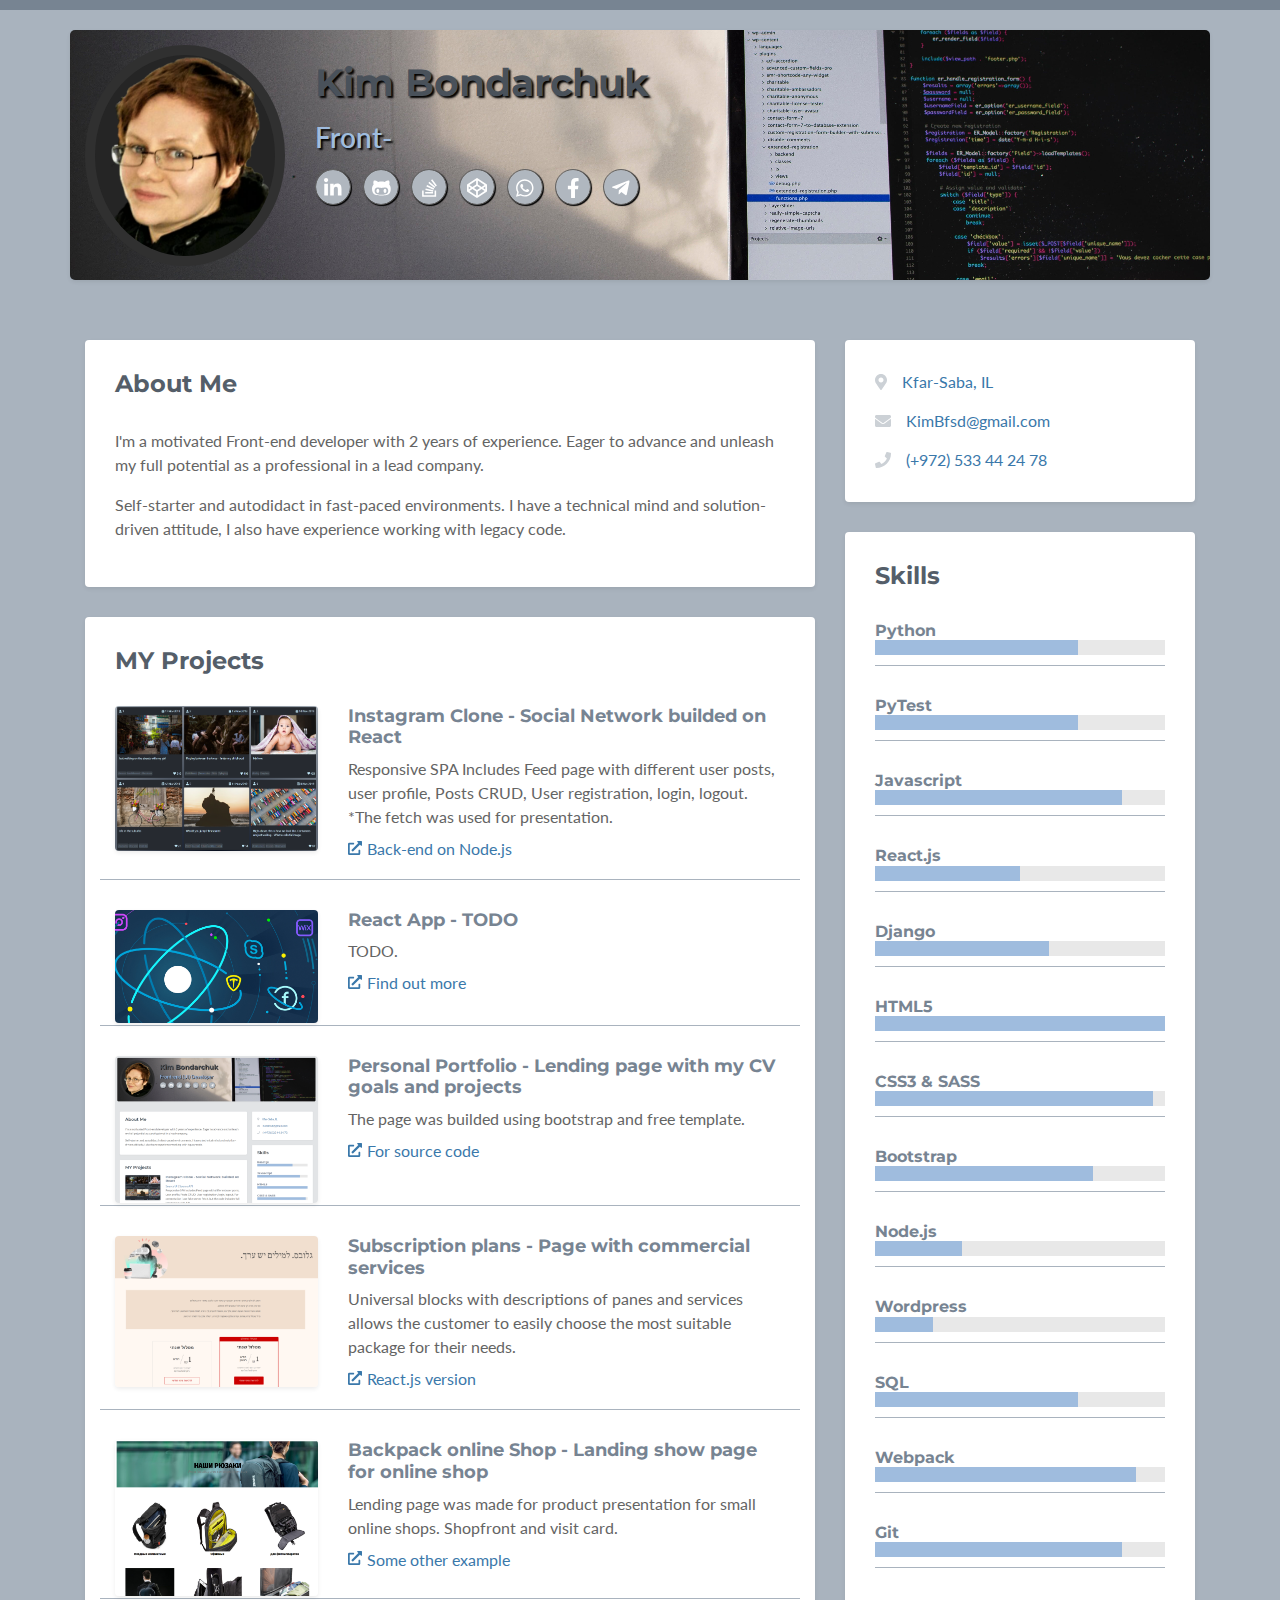
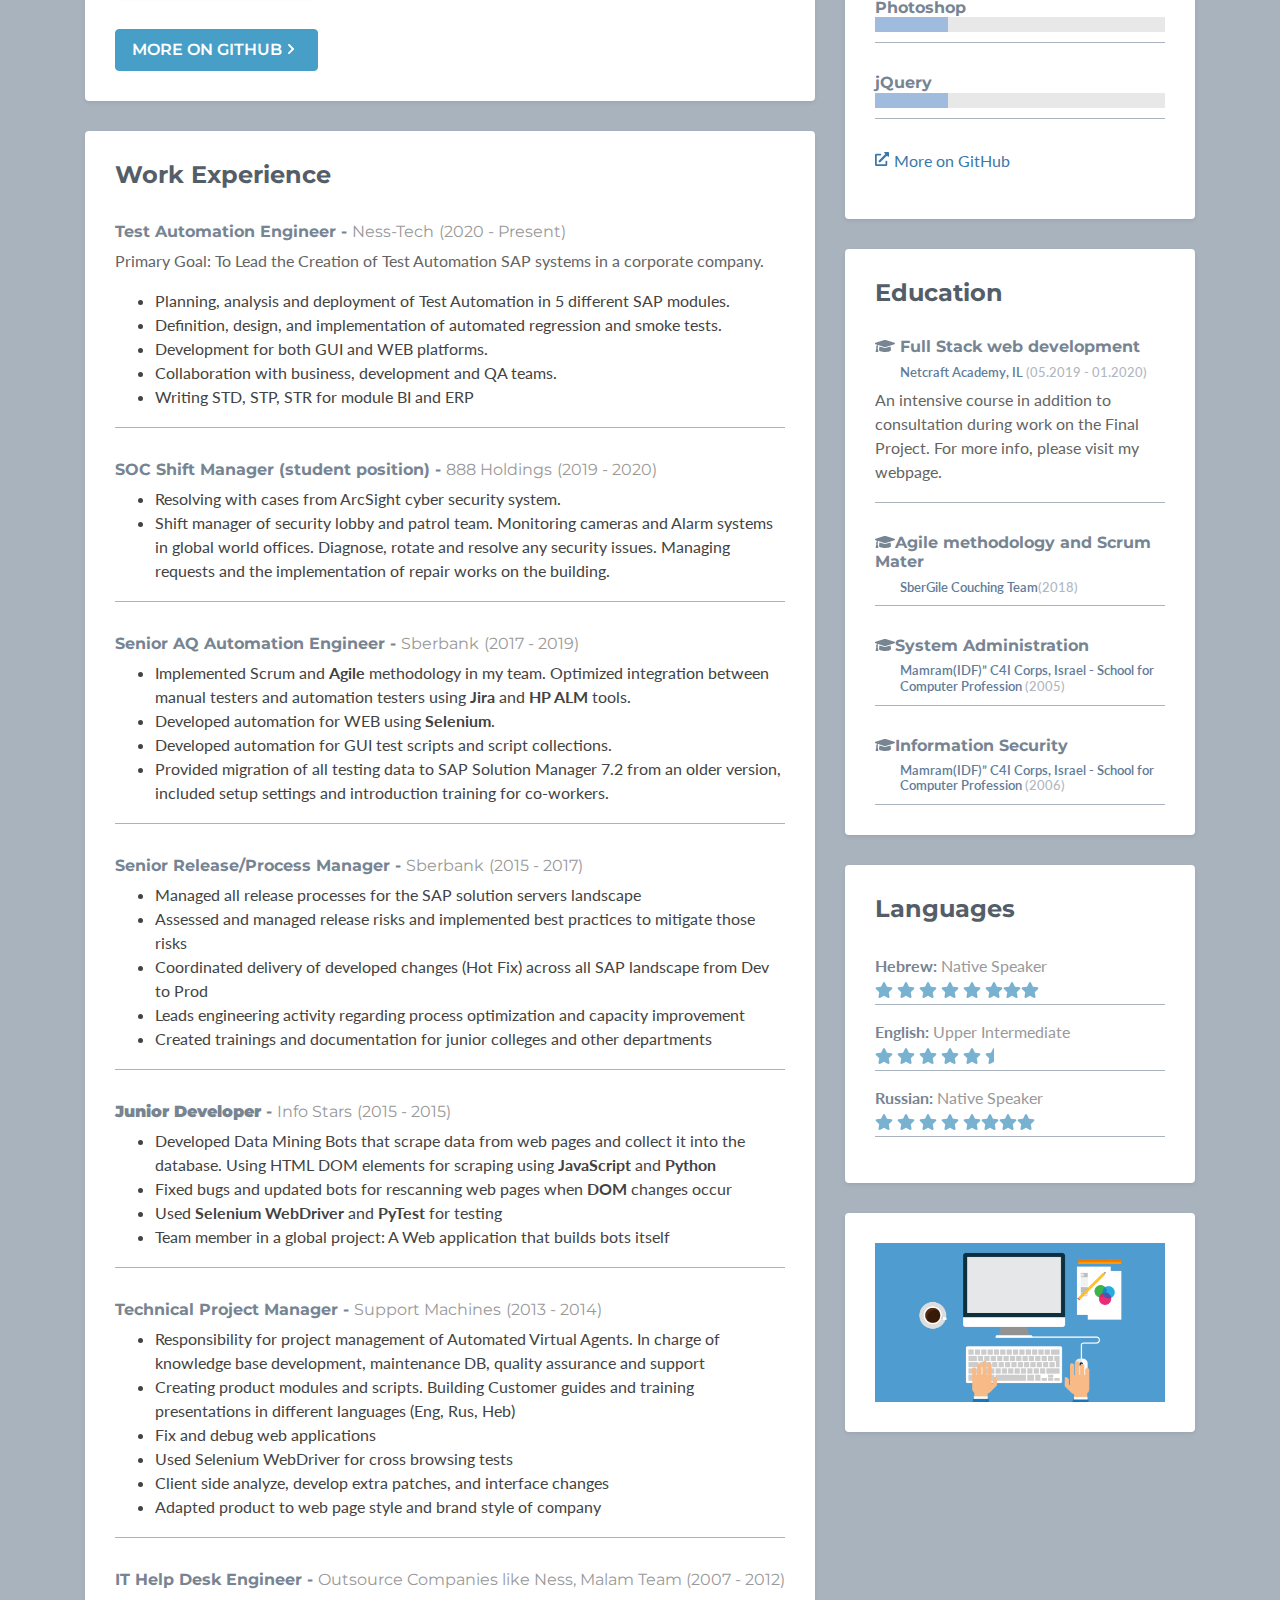
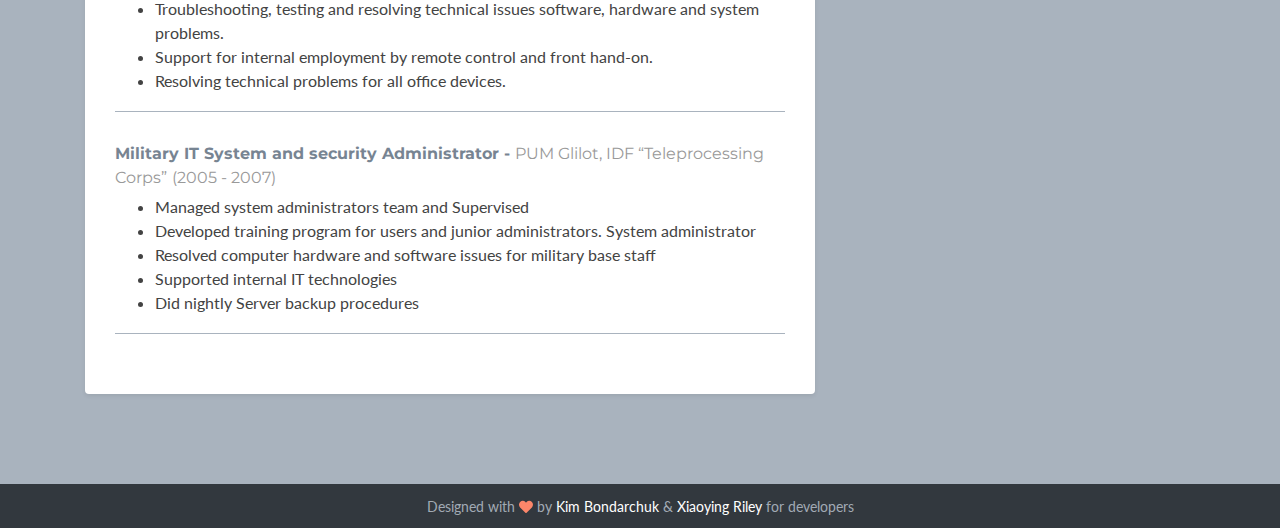
<file: index.html>
<!DOCTYPE html>
<html lang="en">
<head>
    <title>Kim Web Dev</title>
    <!-- Meta -->
    <meta charset="utf-8">
    <meta http-equiv="X-UA-Compatible" content="IE=edge">
    <meta name="viewport" content="width=device-width, initial-scale=1.0">
    <meta name="description" content="Web developer | UI Developer | Front-end developer | full stack developer">
    <link rel="shortcut icon" href="favicon.png">  
    
    <link href='https://fonts.googleapis.com/css?family=Lato:300,400,300italic,400italic' rel='stylesheet' type='text/css'>
    <link href='https://fonts.googleapis.com/css?family=Montserrat:400,700' rel='stylesheet' type='text/css'> 
    
    <!-- FontAwesome JS -->
    <script defer src="assets/fontawesome/js/all.js"></script>
    
    <!-- Global CSS -->
    <link rel="stylesheet" href="assets/plugins/bootstrap/css/bootstrap.min.css">   
    
    <!-- Theme CSS -->  
    <link id="theme-style" rel="stylesheet" href="assets/css/styles.css">   
</head> 

<body>
    <!-- ******HEADER****** --> 
    <header class="header">
        <div class="container clearfix shadow-sm">                       
            <img class="profile-image img-fluid float-left rounded-circle" id="logo" src="assets/images/profile.png" alt="profile image" />
            <div class="profile-content float-left">
                <h1 class="name">Kim Bondarchuk</h1>
                <div class="social">
                    <h2 class="desc">Front-end (UI) Developer</h2>   
                    <ul class="social list-inline">
                        <li class="list-inline-item"><a href="https://linkedin.com/in/KimWebDev" target="_blank" ><i class="fab fa-linkedin-in"></i></a></li>
                        <li class="list-inline-item"><a href="https://github.com/TierK/" target="_blank"><i class="fab fa-github-alt"></i></a></li>    
                        <li class="list-inline-item"><a href="https://stackoverflow.com/users/4994341/kim-b" target="_blank"><i class="fab fa-stack-overflow"></i></a></li>   
                        <li class="list-inline-item last-item"><a href="https://codepen.io/TierKim" target="_blank"><i class="fab fa-codepen"></i></a></li>               
                        <li class="list-inline-item"><a href="https://wa.me/972533442478" target="_blank"><i class="fab fa-whatsapp"></i></a></li>
                        <li class="list-inline-item"><a href="https://www.facebook.com/kbondarchuk/" target="_blank"><i class="fab fa-facebook-f"></i></a></li>
                        <li class="list-inline-item last-item"><a href="https://t.me/KimBDev" target="_blank"><i class="fab fa-telegram-plane"></i></a></li>
                    </ul>
                </div>
            </div><!--//profile-->
                    
        </div><!--//container-->
    </header><!--//header-->
    
    <div class="container sections-wrapper">
        <div class="row">
            <div class="primary col-lg-8 col-12">
                <section class="about section">
                    <div class="section-inner shadow-sm rounded">
                        <h2 class="heading">About Me</h2>
                        <div class="content">
                            <p>I'm a motivated Front-end developer with 2 years of experience. 
                                Eager to advance and unleash my full potential as a professional in a lead company.
                            </p>
                               <p>Self-starter and autodidact in fast-paced environments.
                                I have a technical mind and solution-driven attitude, I also have experience working with legacy code.
                                </p>
                         
                        </div><!--//content-->
                    </div><!--//section-inner-->                 
                </section><!--//section-->
    
                <section class="latest section">
                    <div class="section-inner shadow-sm rounded">
                        <h2 class="heading">MY Projects</h2>
                        <div class="content">    

                            <div class="item row">
                                <a class="col-md-4 col-12" href="https://tierk.github.io/instagram-ui/" target="_blank">
                                <img class="img-fluid project-image rounded shadow-sm" src="assets/images/projects/project-1.png" alt="project name" />
                                </a>
                                <div class="desc col-md-8 col-12">
                                    <h3 class="title"><a href="https://tierk.github.io/instagram-ui" target="_blank">Instagram Clone - Social Network builded on React</a></h3>
                                    <p class="mb-2">Responsive SPA Includes Feed page with different user posts, user profile, Posts CRUD, User registration, login, logout. *The fetch was used for presentation.</p>
                                    <p><a class="more-link" href="https://github.com/TierK/instagram-api" target="_blank"><i class="fas fa-external-link-alt"></i>Back-end on Node.js</a></p>
                                </div><!--//desc-->                          
                            </div><!--//item-->
                            
                            <div class="item row">
                                <a class="col-md-4 col-12" href="#" target="_blank">
                                <img class="img-fluid project-image rounded shadow-sm" src="assets/images/projects/project-2.png" alt="project name" />
                                </a>
                                <div class="desc col-md-8 col-12">
                                    <h3 class="title"><a href="#" target="_blank">React App - TODO</a></h3>
                                    <p class="mb-2">TODO.</p>
                                    <p><a class="more-link" href="#" target="_blank"><i class="fas fa-external-link-alt"></i>Find out more</a></p>
                                </div><!--//desc-->                          
                            </div><!--//item-->
                            
                             <div class="item row">
                                <a class="col-md-4 col-12" href="#" target="_blank">
                                <img class="img-fluid project-image rounded shadow-sm" src="assets/images/projects/project-3.png" alt="project name" />
                                </a>
                                <div class="desc col-md-8 col-12">
                                    <h3 class="title"><a href="#" target="_blank">Personal Portfolio - Lending page with my CV goals and projects</a></h3>
                                    <p class="mb-2">The page was builded using bootstrap and free template.</p>
                                    <p><a class="more-link" href="https://github.com/TierK/kim-web-dev" target="_blank"><i class="fas fa-external-link-alt"></i>For source code</a></p>
                                </div><!--//desc-->                          
                            </div><!--//item-->
                            
                            <div class="item row">
                                <a class="col-md-4 col-12" href="https://tierk.github.io/globs-purchase/" target="_blank">
                                <img class="img-fluid project-image rounded shadow-sm" src="assets/images/projects/project-4.png" alt="project name" />
                                </a>
                                <div class="desc col-md-8 col-12">
                                    <h3 class="title"><a href="https://github.com/TierK/globs-purchase" target="_blank">Subscription plans - Page with commercial services </a></h3>
                                    <p class="mb-2">Universal blocks with descriptions of panes and services allows the customer to easily choose the most suitable package for their needs.</p>
                                    <p><a class="more-link" href="https://github.com/TierK/globs-app" target="_blank"><i class="fas fa-external-link-alt"></i>React.js version</a></p>
                                </div><!--//desc-->                          
                            </div><!--//item-->                            
                            <div class="item row">
                                <a class="col-md-4 col-12" href="https://tierk.github.io/ScoutTest/" target="_blank">
                                <img class="img-fluid project-image rounded shadow-sm" src="assets/images/projects/project-5.png" alt="project name" />
                                </a>
                                <div class="desc col-md-8 col-12">
                                    <h3 class="title"><a href="https://github.com/TierK/ScoutTest" target="_blank">Backpack online Shop - Landing show page for online shop</a></h3>
                                    <p class="mb-2"> Lending page was made for product presentation for small online shops. Shopfront and visit card. </p>
                                    <p><a class="more-link" href="https://codepen.io/TierKim/full/zLKoqd" target="_blank"><i class="fas fa-external-link-alt"></i>Some other example</a></p>
                                </div><!--//desc-->                          
                            </div><!--//item-->
                        </div><!--//content-->  
                        <section>
                            <a class="btn btn-cta-secondary" href="https://github.com/TierK/">More on GitHub <i class="fas fa-chevron-right pt-1"></i></a>
                        </section>
                    </div><!--//section-inner-->                
                </section><!--//section-->
                
                <section class="experience section">
                    <div class="section-inner shadow-sm rounded">
                        <h2 class="heading">Work Experience</h2>
                        <div class="content">
                            <div class="item">
                                <h3 class="title">Test Automation Engineer - <span class="place"><a href="https://www.ness-tech.co.il/">Ness-Tech</a></span> <span class="year">(2020 - Present)</span></h3>
                                <p>Primary Goal: To Lead the Creation of Test Automation SAP systems in a corporate company.</p>
                                <ul>
                                    <li>Planning, analysis and deployment of Test Automation in 5 different SAP modules.</li>
                                    <li>Definition, design, and implementation of automated regression and smoke tests.</li>
                                    <li>Development for both GUI and WEB platforms.</li>
                                    <li>Collaboration with business, development and QA teams.</li>
                                    <li>Writing STD, STP, STR for module BI and ERP</li>
                                </ul>
                            </div><!--//item-->
                            <div class="item">
                                <h3 class="title">SOC Shift Manager (student position) - <span class="place"><a href="https://www.888.com/">888 Holdings</a></span> <span class="year">(2019 - 2020)</span></h3>
                                <ul>
                                    <li>Resolving with cases from ArcSight cyber security system.</li>
                                    <li>Shift manager of security lobby and patrol team. Monitoring cameras and Alarm systems in global world oﬀices. Diagnose, rotate and resolve any security issues. Managing requests and the implementation of repair works on the building.</li>
                                </ul>
                            </div><!--//item-->
                            <div class="item">
                                <h3 class="title">Senior AQ Automation Engineer - <span class="place"><a href="https://en.wikipedia.org/wiki/Sberbank_of_Russia">Sberbank</a></span> 
                                    <span class="year">(2017 - 2019)</span></h3>
                                <ul>
                                    <li>Implemented Scrum and <strong>Agile</strong> methodology in my team. Optimized integration between manual testers and automation testers using <strong>Jira</strong> and <strong>HP ALM</strong> tools.</li>
                                    <li>Developed automation for WEB using <strong>Selenium</strong>.</li>
                                    <li>Developed automation for GUI test scripts and script collections.</li>
                                    <li>Provided migration of all testing data to SAP Solution Manager 7.2 from an older version, included setup settings and introduction training for co-workers.</li>
                                </ul>
                            </div><!--//item-->
                            <div class="item">
                                <h3 class="title">Senior Release/Process Manager - <span class="place"><a href="https://en.wikipedia.org/wiki/Sberbank_of_Russia">Sberbank</a></span> 
                                    <span class="year">(2015 - 2017)</span></h3>
                                <ul>
                                    <li>Managed all release processes for the SAP solution servers landscape</li>
                                    <li>Assessed and managed release risks and implemented best practices to mitigate those risks</li>
                                    <li>Coordinated delivery of developed changes (Hot Fix) across all SAP landscape from Dev to Prod</li>
                                    <li>Leads engineering activity regarding process optimization and capacity improvement</li>
                                    <li>Created trainings and documentation for junior colleges and other departments</li>
                                </ul>
                            </div>
                            
                            <div class="item">
                                <h3 class="title"><strong> Junior Developer</strong> - <span class="place"><a href="https://github.com/infostars">Info Stars</a></span> <span class="year">(2015 - 2015)</span></h3>
                                <ul>
                                    <li>Developed Data Mining Bots that scrape data from web pages and collect it into the database. 
                                        Using HTML DOM elements for scraping using <strong>JavaScript</strong> and <strong>Python</strong>
                                    </li>
                                    <li>Fixed bugs and updated bots for rescanning web pages when <strong>DOM</strong> changes occur</li>
                                    <li>Used <strong>Selenium WebDriver</strong> and <strong>PyTest</strong> for testing</li>
                                    <li>Team member in a global project: A Web application that builds bots itself</li>
                                </ul>
                            </div>
                            
                            <div class="item">
                                <h3 class="title">Technical Project Manager - <span class="place"><a href="https://en.globes.co.il/en/article-1000835627">Support Machines</a></span> <span class="year">(2013 - 2014)</span></h3>
                                <ul>
                                    <li>Responsibility for project management of Automated Virtual Agents. In charge of knowledge base development, maintenance DB, quality assurance and support</li>
                                    <li>Creating product modules and scripts. Building Customer guides and training presentations in diﬀerent languages (Eng, Rus, Heb)</li>
                                    <li>Fix and debug web applications</li>
                                    <li>Used Selenium WebDriver for cross browsing tests</li>
                                    <li>Client side analyze, develop extra patches, and interface changes</li>
                                    <li>Adapted product to web page style and brand style of company</li>
                                </ul>
                            </div>
                            
                            <div class="item">
                                <h3 class="title">IT Help Desk Engineer - <span class="place"><a href="#">Outsource Companies like Ness, Malam Team </a></span> <span class="year">(2007 - 2012)</span></h3>
                                <ul>
                                    <li>Troubleshooting, testing and resolving technical issues software, hardware and system problems.</li>
                                    <li>Support for internal employment by remote control and front hand-on.</li>
                                    <li>Resolving technical problems for all office devices.</li>
                                </ul>
                            </div>
                            
                            <div class="item">
                                <h3 class="title">Military IT System and security Administrator - <span class="place"><a href="https://www.idf.il/en/minisites/military-colleges/">PUM Glilot, IDF “Teleprocessing Corps”</a></span> <span class="year">(2005 - 2007)</span></h3>
                                <ul>
                                    <li>Managed system administrators team and Supervised</li>
                                    <li>Developed training program for users and junior administrators. System administrator </li>
                                    <li>Resolved computer hardware and software issues for military base staﬀ</li>
                                    <li>Supported internal IT technologies</li>
                                    <li>Did nightly Server backup procedures </li>
                                </ul>
                            </div>

                        </div><!--//content-->  
                    </div><!--//section-inner-->                 
                </section><!--//section-->
             </div>
            <div class="secondary col-lg-4 col-12">
                 <aside class="info aside section">
                    <div class="section-inner shadow-sm rounded">
                        <h2 class="heading sr-only">Basic Information</h2>
                        <div class="content">
                            <ul class="list-unstyled">
                                <li><i class="fas fa-map-marker-alt"></i><span class="sr-only">Location:</span><a href="https://www.google.com/maps/place/Kefar+Sava/@32.1795938,34.9032487,14z/data=!3m1!4b1!4m5!3m4!1s0x151d39b32151955f:0x8e50c5f354fa376a!8m2!3d32.178195!4d34.90761">Kfar-Saba, IL</a></li>
                                <li><i class="fas fa-envelope"></i><span class="sr-only">Email:</span><a href="#">KimBfsd@gmail.com</a></li>
                                <li><i class="fas fa-phone"></i><span class="sr-only">Tel:</span><a href="callto:+972533442478">(+972) 533 44 24 78</a></li>
                            </ul>
                        </div><!--//content-->  
                    </div><!--//section-inner-->                 
                 </aside><!--//aside-->
                
                <aside class="skills aside section">
                    <div class="section-inner shadow-sm rounded">
                        <h2 class="heading">Skills</h2>
                        <div class="content">
                            <p class="intro"></p>
                            <div class="skillset">
                                <div class="item">
                                    <h3 class="level-title">Python<span class="level-label" data-toggle="tooltip" data-placement="left" data-animation="true" ></span>
                                    <div class="level-bar">
                                        <div class="level-bar-inner" data-level="70%">
                                        </div>                                      
                                    </div><!--//level-bar-->                                 
                                </div><!--//item-->
                                <div class="item">
                                    <h3 class="level-title">PyTest<span class="level-label" data-toggle="tooltip" data-placement="left" data-animation="true" ></span>
                                    <div class="level-bar">
                                        <div class="level-bar-inner" data-level="70%">
                                        </div>                                      
                                    </div><!--//level-bar-->                                 
                                </div><!--//item-->

                                <div class="item">
                                    <h3 class="level-title">Javascript<span class="level-label" data-toggle="tooltip" data-placement="left" data-animation="true" ></span>
                                    <div class="level-bar">
                                        <div class="level-bar-inner" data-level="85%">
                                        </div>                                      
                                    </div><!--//level-bar-->                                 
                                </div><!--//item-->

                                <div class="item">
                                    <h3 class="level-title">React.js<span class="level-label" data-toggle="tooltip" data-placement="left" data-animation="true" ></span>
                                    <div class="level-bar">
                                        <div class="level-bar-inner" data-level="50%">
                                        </div>                                      
                                    </div><!--//level-bar-->                                 
                                </div><!--//item-->

                                <div class="item">
                                    <h3 class="level-title">Django<span class="level-label" data-toggle="tooltip" data-placement="left" data-animation="true" ></span>
                                    <div class="level-bar">
                                        <div class="level-bar-inner" data-level="60%">
                                        </div>                                      
                                    </div><!--//level-bar-->                                 
                                </div><!--//item-->

                                <div class="item">
                                    <h3 class="level-title">HTML5<span class="level-label" data-toggle="tooltip" data-placement="left" data-animation="true" ></span>
                                    <div class="level-bar">
                                        <div class="level-bar-inner" data-level="100%">
                                        </div>                                      
                                    </div><!--//level-bar-->                                 
                                </div><!--//item-->

                                <div class="item">
                                    <h3 class="level-title">CSS3 &amp; SASS<span class="level-label" data-toggle="tooltip" data-placement="left" data-animation="true" ></span>
                                    <div class="level-bar">
                                        <div class="level-bar-inner" data-level="96%">
                                        </div>                                      
                                    </div><!--//level-bar-->                                 
                                </div>

                                <div class="item">
                                    <h3 class="level-title">Bootstrap<span class="level-label" data-toggle="tooltip" data-placement="left" data-animation="true" ></span>
                                    <div class="level-bar">
                                        <div class="level-bar-inner" data-level="75%">
                                        </div>                                      
                                    </div><!--//level-bar-->                                 
                                </div>

                                <div class="item">
                                    <h3 class="level-title">Node.js<span class="level-label" data-toggle="tooltip" data-placement="left" data-animation="true" ></span>
                                    <div class="level-bar">
                                        <div class="level-bar-inner" data-level="30%">
                                        </div>                                      
                                    </div><!--//level-bar-->                                 
                                </div><!--//item-->

                                <div class="item">
                                    <h3 class="level-title">Wordpress<span class="level-label" data-toggle="tooltip" data-placement="left" data-animation="true" ></span>
                                    <div class="level-bar">
                                        <div class="level-bar-inner" data-level="20%">
                                        </div>                                      
                                    </div><!--//level-bar-->                                 
                                </div><!--//item-->

                                <div class="item">
                                    <h3 class="level-title">SQL<span class="level-label" data-toggle="tooltip" data-placement="left" data-animation="true" ></span>
                                    <div class="level-bar">
                                        <div class="level-bar-inner" data-level="70%">
                                        </div>                                      
                                    </div><!--//level-bar-->                                 
                                </div><!--//item-->
                                
                                <div class="item">
                                    <h3 class="level-title">Webpack<span class="level-label" data-toggle="tooltip" data-placement="left" data-animation="true" ></span>
                                    <div class="level-bar">
                                        <div class="level-bar-inner" data-level="90%">
                                        </div>                                      
                                    </div><!--//level-bar-->                                 
                                </div><!--//item-->

                                <div class="item">
                                    <h3 class="level-title">Git<span class="level-label" data-toggle="tooltip" data-placement="left" data-animation="true" ></span>
                                    <div class="level-bar">
                                        <div class="level-bar-inner" data-level="85%">
                                        </div>                                      
                                    </div><!--//level-bar-->                                 
                                </div><!--//item-->

                                <div class="item">
                                    <h3 class="level-title">Photoshop<span class="level-label" data-toggle="tooltip" data-placement="left" data-animation="true" ></span>
                                    <div class="level-bar">
                                        <div class="level-bar-inner" data-level="25%">
                                        </div>                                      
                                    </div><!--//level-bar-->                                 
                                </div><!--//item-->      

                                <div class="item">
                                    <h3 class="level-title">jQuery<span class="level-label" data-toggle="tooltip" data-placement="left" data-animation="true" ></span>
                                    <div class="level-bar">
                                        <div class="level-bar-inner" data-level="25%">
                                        </div>                                      
                                    </div><!--//level-bar-->                                 
                                </div><!--//item-->      
                                <p><a class="more-link" href="https://github.com/TierK"><i class="fas fa-external-link-alt"></i>More on GitHub</a></p> 
                            </div>              
                        </div><!--//content-->  
                    </div><!--//section-inner-->                 
                </aside><!--//section-->
                
                <aside class="education aside section">
                    <div class="section-inner shadow-sm rounded">
                        <h2 class="heading">Education</h2>
                        <div class="content">
                            <div class="item">                      
                                <h3 class="title"><i class="fas fa-graduation-cap"></i> Full Stack web development </h3>
                                <h4 class="university">Netcraft Academy, IL <span class="year">(05.2019 - 01.2020)</span></h4>
                                <p>An intensive course in addition to consultation during work on the Final Project.  For more info, please visit my webpage. </p>
                            </div><!--//item-->
                            <div class="item">
                                <h3 class="title"><i class="fas fa-graduation-cap"></i>Agile methodology and Scrum Mater</h3>
                                <h4 class="university">SberGile Couching Team<span class="year">(2018)</span></h4>
                            </div><!--//item-->
                            <div class="item">
                                <h3 class="title"><i class="fas fa-graduation-cap"></i>System Administration</h3>
                                <h4 class="university">Mamram(IDF)” C4I Corps, Israel - School for Computer Profession <span class="year">(2005)</span></h4>
                            </div><!--//item-->
                            <div class="item">
                                <h3 class="title"><i class="fas fa-graduation-cap"></i>Information Security</h3>
                                <h4 class="university">Mamram(IDF)” C4I Corps, Israel - School for Computer Profession <span class="year">(2006)</span></h4>
                            </div><!--//item-->
                        </div><!--//content-->
                    </div><!--//section-inner-->
                </aside><!--//section-->
                            
                <aside class="languages aside section">
                    <div class="section-inner shadow-sm rounded">
                        <h2 class="heading">Languages</h2>
                        <div class="content">
                            <ul class="list-unstyled">
                                <li class="item">
                                    <span class="title"><strong>Hebrew:</strong></span>
                                    <span class="level">Native Speaker <br class="visible-xs"/><i class="fas fa-star"></i> <i class="fas fa-star"></i> <i class="fas fa-star"></i> 
                                        <i class="fas fa-star"></i> <i class="fas fa-star"></i> <i class="fas fa-star"></i><i class="fas fa-star"></i><i class="fas fa-star"></i> </span>
                                </li><!--//item-->
                                <li class="item">
                                    <span class="title"><strong>English:</strong></span>
                                    <span class="level">Upper Intermediate <br class="visible-sm visible-xs"/><i class="fas fa-star"></i> <i class="fas fa-star"></i> 
                                        <i class="fas fa-star"></i> <i class="fas fa-star"></i> <i class="fas fa-star"></i> <i class="fas fa-star-half"></i></span>
                                </li><!--//item-->
                                <li class="item">
                                    <span class="title"><strong>Russian:</strong></span>
                                    <span class="level">Native Speaker <br class="visible-xs"/><i class="fas fa-star"></i> <i class="fas fa-star"></i> <i class="fas fa-star"></i>
                                        <i class="fas fa-star"></i> <i class="fas fa-star"></i><i class="fas fa-star"></i><i class="fas fa-star"></i><i class="fas fa-star"></i></span>
                                </li><!--//item-->
                            </ul>
                        </div><!--//content-->
                    </div><!--//section-inner-->
                </aside><!--//section-->
                
                <aside class="blog aside section">
                    <div class="section-inner shadow-sm rounded">
                        <!-- <h2 class="heading">My GitHub</h2> -->                   
                            <div id="ghfeed" class="ghfeed">
                                <img src="assets/images/github.gif" alt="img"/>
                            </div><!--//ghfeed-->
                            
                    </div><!--//section-inner-->
                </aside><!--//section-->
            </div><!--//secondary-->    
        </div><!--//row-->
    </div><!--//secondary-->    
    <!-- ******FOOTER****** --> 
    <footer class="footer">
        <div class="container text-center">
                <!--/* This template is free as long as you keep the attribution link below. Thank you for your support. :) If you'd like to use the template without the attribution, you can buy the commercial license via our website: themes.3rdwavemedia.com */-->
                <small class="copyright">Designed with <i class="fas fa-heart"></i> by <a href="#logo" target="_blank">Kim Bondarchuk</a> & <a href="https://themes.3rdwavemedia.com" target="_blank">Xiaoying Riley</a> for developers</small>
        </div><!--//container-->
    </footer><!--//footer-->
 
    <!-- Javascript -->          
    <script type="text/javascript" src="assets/plugins/jquery-3.4.1.min.js"></script>
    <script type="text/javascript" src="assets/plugins/popper.min.js"></script> 
    <script type="text/javascript" src="assets/plugins/bootstrap/js/bootstrap.min.js"></script>    
    <script type="text/javascript" src="assets/js/main.js"></script>            
</body>
</html>
</file>
<file: assets/css/styles.css>
/*!   
 * Template Name: Developer - Portfolio Landing Page Template for Developers
 * Version: 2.3
 * Author: Xiaoying Riley
 * Twitter: @3rdwave_themes
 * Copyright: 3rd Wave Media Ltd.
 * Website: https://themes.3rdwavemedia.com/
*/

body {
  font-family: "Lato", arial, sans-serif;
  color: #434343; background: #a9b3be; font-size: 16px;
  -webkit-font-smoothing: antialiased; -moz-osx-font-smoothing: grayscale;
}

h1,
h2,
h3,
h4,
h5,
h6 {
  font-family: "Montserrat", sans-serif;
  font-weight: 700; color: #778492;
}

a {
  color: rgb(58, 120, 170);
}

a:hover {
  text-decoration: underline; color: #2d6184;
}

a:focus {
  text-decoration: none;
}

.btn,
a.btn {
  font-family: "Montserrat", arial, sans-serif;
  padding: 8px 16px; font-weight: bold;
}

.btn .svg-inline--fa,
a.btn .svg-inline--fa {
  margin-right: 5px;
  position: relative;
  top: -2px;
}

.btn:focus,
a.btn:focus {
  color: #fff;
  box-shadow: none; -webkit-box-shadow: none; -moz-box-shadow: none;
}

a.btn-cta-primary,
.btn-cta-primary {
  background: #479fc8; border: 1px solid #479fc8; color: #fff; font-weight: 600; text-transform: uppercase;
}

a.btn-cta-primary:hover,
.btn-cta-primary:hover {
  background: #3850bd; border: 1px solid #3850bd; color: #fff;
}

a.btn-cta-secondary,
.btn-cta-secondary {
  background: #479fc8; border: 1px solid #479fc8; color: #fff; font-weight: 600; text-transform: uppercase;
}

a.btn-cta-secondary:hover,
a.btn-cta-secondary:not(:disabled):not(.disabled):active:focus,
.btn-cta-secondary:hover,
.btn-cta-secondary:not(:disabled):not(.disabled):active:focus {
  background: #3893bd; border: 1px solid #3893bd; color: #fff;
  box-shadow: none; -webkit-box-shadow: none; -moz-box-shadow: none;
}

.text-highlight {
  color: #32383e;
}

.badge-theme {
  background: #479fc8; font-size: 12px; color: #fff;
  border-radius: 2px; -webkit-border-radius: 2px; -moz-border-radius: 2px; -ms-border-radius: 2px; -o-border-radius: 2px;
  background-clip: padding-box; -webkit-background-clip: padding-box; -moz-background-clip: padding;
}

a.dotted-link {
  border-bottom: 1px dotted #778492; color: #778492;
}

a.dotted-link:hover {
  text-decoration: none; color: #49515a;
}

/* ======= Header ======= */
.header {
  padding-top: 20px; border-top: 10px solid #778492;
}
.header > .container {
  background-image: url("../images/header1.jpg");
  background-position: center; background-repeat: no-repeat; border-radius: 5px; height: 250px;
}

.header > .container a {
  border: solid 1px #646464; box-shadow: 1px 1px 1px #000;
}

.header > .container a:hover {
  width: 35px; box-shadow: 0 0 0 1px #e2e4e6;
}

.header .profile-image {
  width: 200px; margin-top: 15px; margin-right: 30px; border: solid 10px #303030; background-color: #252525;
}

.header .profile-content .name {
  color: #49515a; text-shadow:2px 2px 2px #000; font-size: 38px; margin-bottom: 5px; margin-top: 30px;
}

.header .profile-content .desc {
  font-family: "Lato", arial, sans-serif;
  color:#9fbcde; text-shadow:2px 2px 2px #000; font-weight: 600; font-size: 28px; margin-top: 15px; margin-bottom: 15px;
}

.list-inline-item a {
  background: #b0b7bf; color: #fff; text-align: center; width: 36px;height: 36px; display: inline-block;
  border-radius: 50%; -webkit-border-radius: 50%; -moz-border-radius: 50%; -ms-border-radius: 50%; -o-border-radius: 50%;
  background-clip: padding-box; -webkit-background-clip: padding-box; -moz-background-clip: padding;
  
}

.header .profile-content .social a:hover {
  background: #617c99;
}

.header .profile-content .social a .svg-inline--fa {
  font-size: 20px; margin-top: 8px;
}

/* ======= Sections======= */
.sections-wrapper {
  padding-top: 60px; padding-bottom: 60px;
}

.section {
  margin-bottom: 30px;
}

.section .section-inner,
.github {
  background: #fff; padding: 30px;
}

.section .heading {
  margin-top: 0; margin-bottom: 30px; color: #545e69; font-size: 24px;
}

.section .content .more-link .svg-inline--fa {
  margin-right: 5px; font-size: 14px; position: relative; top: -2px;
}

.item{
  border-bottom: #a9b3be 1px solid; padding-bottom: 2px;
}

/* About Section */
/* Latest Section */
.latest .item {
  margin-bottom: 30px;
}

.latest .item .title {
  font-size: 18px; margin-top: 0;
}

.latest .item .title .label {
  margin-left: 5px; font-size: 12px;
}

.latest .item .title a {
  color: #778492;
}

.latest .item .title a:hover {
  color: #5f6b77;
}

.latest .item .project-image:hover {
  opacity: 0.8; -webkit-opacity: 0.8; -moz-opacity: 0.8;
}

.latest .divider {
  margin-bottom: 60px;
}

.latest .featured {
  margin-bottom: 60px;
}

.latest .featured .title {
  font-size: 20px; margin-bottom: 5px;
}

.latest .featured .summary {
  margin-bottom: 30px;
  color: #778492;
}

.latest .featured img {
  margin-bottom: 30px;
}

.latest .featured .desc {
  margin-bottom: 30px;
}

.latest .has-ribbon {
  position: relative; display: inline-block;
}

.latest .has-ribbon .text {
  background: #479fc8; color: #fff;
}

.latest .has-ribbon .ribbon {
  position: absolute; top: -4px; right: -4px;
  width: 110px; height: 110px; overflow: hidden;
}

.latest .has-ribbon .ribbon .text {
  font-family: "Montserrat", sans-serif;
  position: relative; left: -8px; top: 18px; width: 158px; padding: 10px 10px;
  font-size: 15px; font-weight: bold; text-align: center; text-transform: uppercase;
  color: #fff; background-color: #479fc8;
  transform: rotate(45deg); -webkit-transform: rotate(45deg) translate3d(0, 0, 0); -moz-transform: rotate(45deg) translate3d(0, 0, 0); -ms-transform: rotate(45deg) translate3d(0, 0, 0); -o-transform: rotate(45deg) translate3d(0, 0, 0);
}

.latest .has-ribbon .ribbon .text:before,
.latest .has-ribbon .ribbon .text:after {
  content: ""; position: absolute; bottom: -5px;
  border-top: 5px solid #276582; border-left: 5px solid transparent; border-right: 5px solid transparent;
}

.latest .has-ribbon .ribbon .text:before {
  left: 0;
}

.latest .has-ribbon .ribbon .text:after {
  right: 0;
}

/* Projects Section */
.projects .item {
  margin-bottom: 30px;
}

.projects .item .title {
  font-size: 16px; margin-top: 0; margin-bottom: 5px; line-height: 1.5;
}

.projects .item .title a {
  color: #778492;
}

.projects .item .title a:hover {
  color: #5f6b77;
}

/* Work Section */
.experience .item {
  margin-bottom: 30px;
}

.experience .item .title {
  font-size: 16px; margin-top: 0; margin-bottom: 5px; line-height: 1.5;
}

.experience .item .title .place {
  color: #999;
  font-weight: normal;
}

.experience .item .title .place a {
  color: #999;
}

.experience .item .title .place a:hover {
  color: #666666;
}

.experience .item .title .year {
  color: #999; font-weight: normal;
}

/* Git section */
.github-graph {
  margin-bottom: 30px;
}

.github-graph .js-calendar-graph-svg {
  max-width: 100%;
}

.github-graph h2 {
  font-size: 18px;
}

.ghfeed > img {
  width: 100%;
  height: auto;
}

.ghfeed,
.ghfeed *,
.ghfeed *:before,
.ghfeed *:after {
  box-sizing: content-box; -webkit-box-sizing: content-box; -moz-box-sizing: content-box;
}

/* Info Section */
.info .svg-inline--fa {
  margin-right: 15px; color: #ccd1d6;
}

.info .svg-inline--fa.fa-envelope-o {
  font-size: 14px;
}

.info ul {
  margin-bottom: 0;
}

.info li {
  margin-bottom: 15px;
}

.info li:last-child {
  margin-bottom: 0;
}

/* Skills Section */
.skills .intro {
  margin-bottom: 30px;
}

.skills .skillset .item {
  margin-bottom: 30px;
}

.skills .skillset .level-title {
  font-size: 16px;
  position: relative; margin-top: 0; margin-bottom: 10;
}

.skills .skillset .level-title .level-label {
  font-family: "Lato", arial, sans-serif;
  color: #ccd1d6; font-size: 14px; font-weight: 400;
  position: absolute; right: 0; top: 0;
}

.skills .skillset .level-bar {
  height: 15px; background: #e8e8e8;
}

.skills .skillset .level-bar-inner {
  height: 15px; background: #9fbcde;
}

.skills .svg-inline--fa {
  margin-right: 3px; position: relative; top: -1px;
}

/* Testimonials section */
.testimonials .item {
  margin-bottom: 30px;
}

.testimonials .item:last-child {
  margin-bottom: 0;
}

.testimonials .item .quote {
  color: #666; font-size: 16px; border-left: 5px solid #9fbcde; padding: 5px 15px; margin-bottom: 15px;
}

.testimonials .item .quote p {
  margin-bottom: 0;
}

.testimonials .item .quote .svg-inline--fa {
  color: #79aed1; margin-right: 15px;
}

.testimonials .item .source {
  font-size: 14px; padding-left: 20px; font-weight: 500;
}

.testimonials .item .source .name {
  color: #939ea9; font-weight: 600;
}

.testimonials .item .source .title {
  color: #999;
}

/* Education section */
.education .item {
  margin-bottom: 30px;
}

.education .item:last-child {
  margin-bottom: 0;
}

.education .item .title {
  font-size: 16px; margin-top: 0;
}

.education .item .university {
  font-family: "Lato", arial, sans-serif;
  font-size: 13px; color: #617c99; font-weight: 600; padding-left: 25px;
}

.education .item .university .year {
  color: #b0b7bf; font-weight: 500;
}

/* Language Section */
.languages .item {
  margin-bottom: 15px;
}

.languages .item .title {
  color: #778492;
}

.languages .item .level {
  color: #999;
}

.languages .item:last-child {
  margin-bottom: 0;
}

.languages .item .svg-inline--fa {
  color: #79b1d1;
}

/* Blog Section */
.blog .item,
.github div {
  margin-bottom: 30px;
}

.blog .item .title {
  font-size: 18px; line-height: 1.3;
}

.blog .item .title a {
  color: #778492;
}

.blog .item .title a:hover {
  color: #5f6b77;
}

.blog .item p {
  margin-bottom: 5px;
}

.blog .item:last-child {
  margin-bottom: 0;
}

/* List section */
.list ul li {
  margin-bottom: 10px;
}

.list ul li .svg-inline--fa {
  margin-right: 5px;
}

.list ul li a {
  color: #778492;
}

.list ul li a:hover {
  color: #49515a;
}

.aside .subheading {
  font-size: 18px; color: #545e69;
}

/* ======= Footer ======= */
.footer {
  background: #32383e; color: #fff; padding: 10px 0;
}

.footer .copyright {
  line-height: 1.6; color: #a1aab4; font-size: 14px;
}

.footer a {
  color: #fff;
}

.footer .fa-heart {
  color: #fb866a;
}

@media (min-width: 1400px) {
  .container {
      width: 1360px; max-width: inherit;
  }
}

@media (max-width: 1000px) {
  .header > .container {
      margin: 0 auto; height: 80%; padding: 10px; background-size: cover;
  }
}

@media (max-width: 767.98px) {
  .header {
      text-align: center;
  }

  .header .profile-image {
      float: none !important; margin: 0 auto; width: 250px;
  }
  .header .profile-content {
      float: none !important; text-align: center;
  }
  .header .contact {
      float: none !important;
  }
  .project-image {
      margin-bottom: 15px;
  }
}

@media (max-width: 576px) {
  .header {
      padding-top: 0;
  }

  .header .profile-image {
      margin-top: 10px; width: 270px;
  }

  .container {
      width: 100%; margin: 0 auto;
  }

  .header > .container {
      border-radius: 0 0 0 0;
  }

  .header div.container.clearfix {
      border-radius: 0;
  }
}

p {
  color: #646464;
}
</file>
